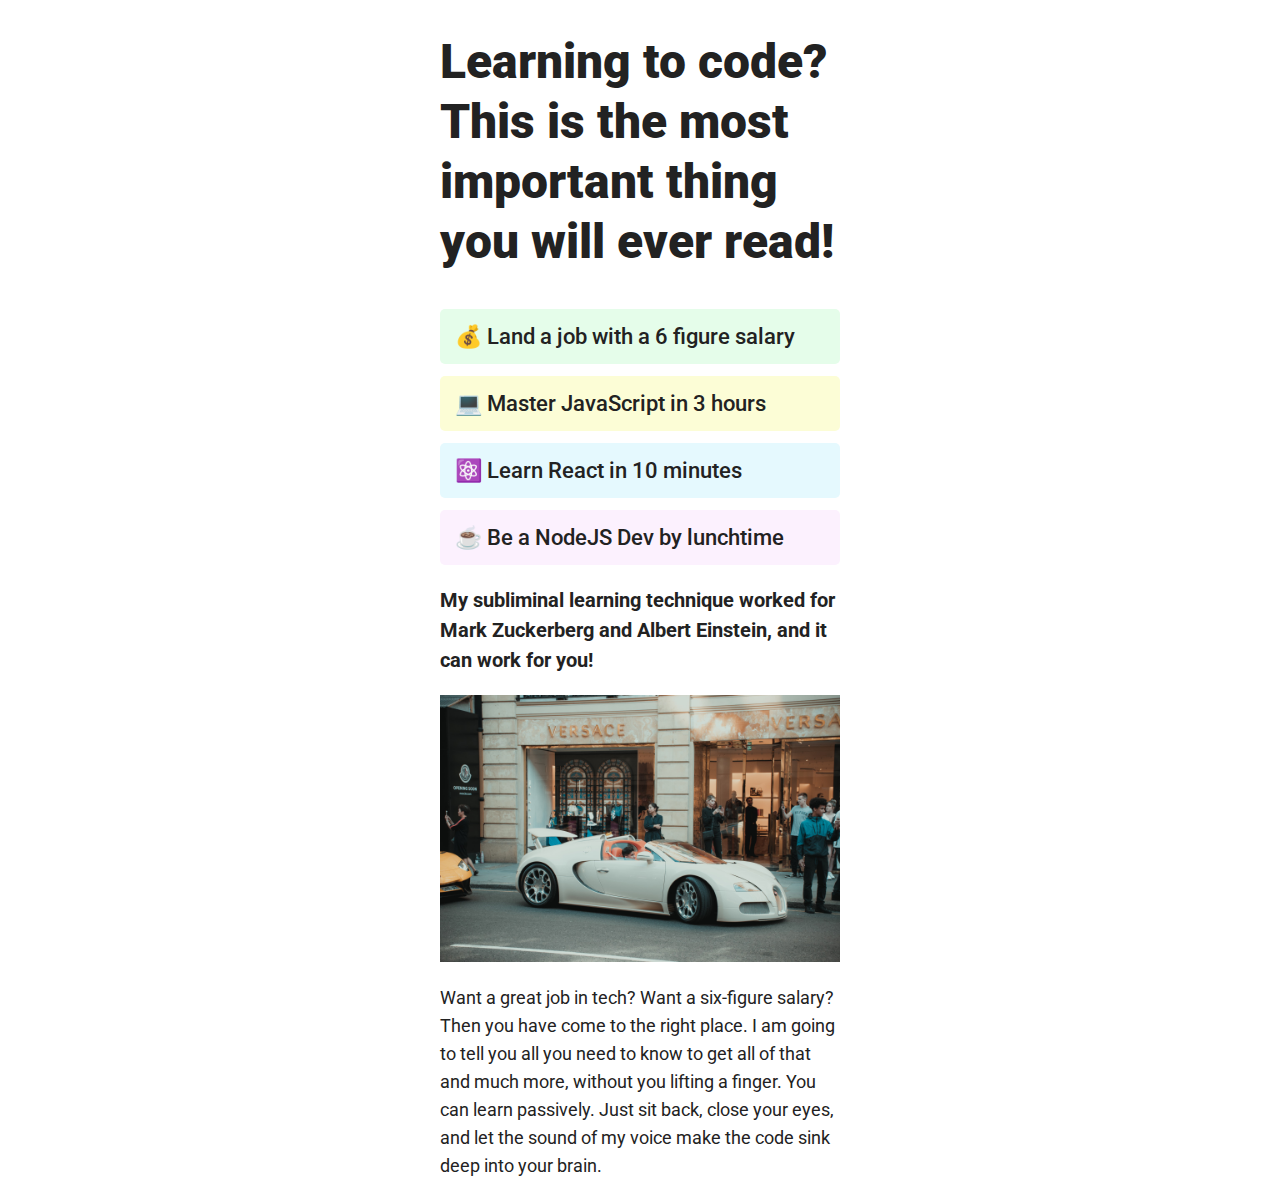
<file: index.html>
<!DOCTYPE html>
<html>

	<head>
		<link rel="stylesheet" href="index.css">
		<link href="https://fonts.googleapis.com/css2?family=Roboto:wght@400;500;700;900&display=swap" rel="stylesheet">
	</head>

	<body>
		<main>
			<section class="section-container">
				<h1>Learning to code? This is the most important thing you will ever read!</h1>

				<ul>
					<li class="li-green">💰 Land a job with a 6 figure salary</li>
					<li class="li-yellow">💻 Master JavaScript in 3 hours</li>
					<li class="li-blue">⚛️ Learn React in 10 minutes</li>
					<li class="li-pink">☕ Be a NodeJS Dev by lunchtime</li>
				</ul>

				<h3>My subliminal learning technique worked for Mark Zuckerberg and Albert Einstein, and it can work for you!</h3>
				<img src="images/bugatti.jpg">
				<p>Want a great job in tech? Want a six-figure salary? Then you have come to the right place. I am going to tell you all you need to know to get all of that and much more, without you lifting a finger. You can learn passively. Just sit back, close your eyes, and let the sound of my voice make the code sink deep into your brain. </p>
			</section>
		</main>
		<div class="modal" id="modal">
			<div class="close-modal-btn-container">
				<button class="modal-close-btn" id="modal-close-btn" disabled>X</button>
			</div>
			<div class="modal-inner" id="modal-inner">
				<h2>We ❤️ Your Data!</h2>
				<p class="modal-text" id="modal-text">We have a strict policy on tracking and spamming: we'll definitely track you, and we'll definitely spam you. To use this site, enter your name and email address and accept our ridiculous terms and conditions.</p>				
				<form id="login-form">
					<input type="text" name="fullName" placeholder="Enter your full name" required>
					<input type="email" name="email" placeholder="Enter your email" required>
					<div class="modal-choice-btns" id="modal-choice-btns">
						<button type="submit" class="modal-btn">Accept</button>
						<button class="modal-btn" id="decline-btn">Decline</button>
					</div>
				</form>
			
			</div>
		</div>
		<script src="index.js"></script>
	</body>

</html>
</file>
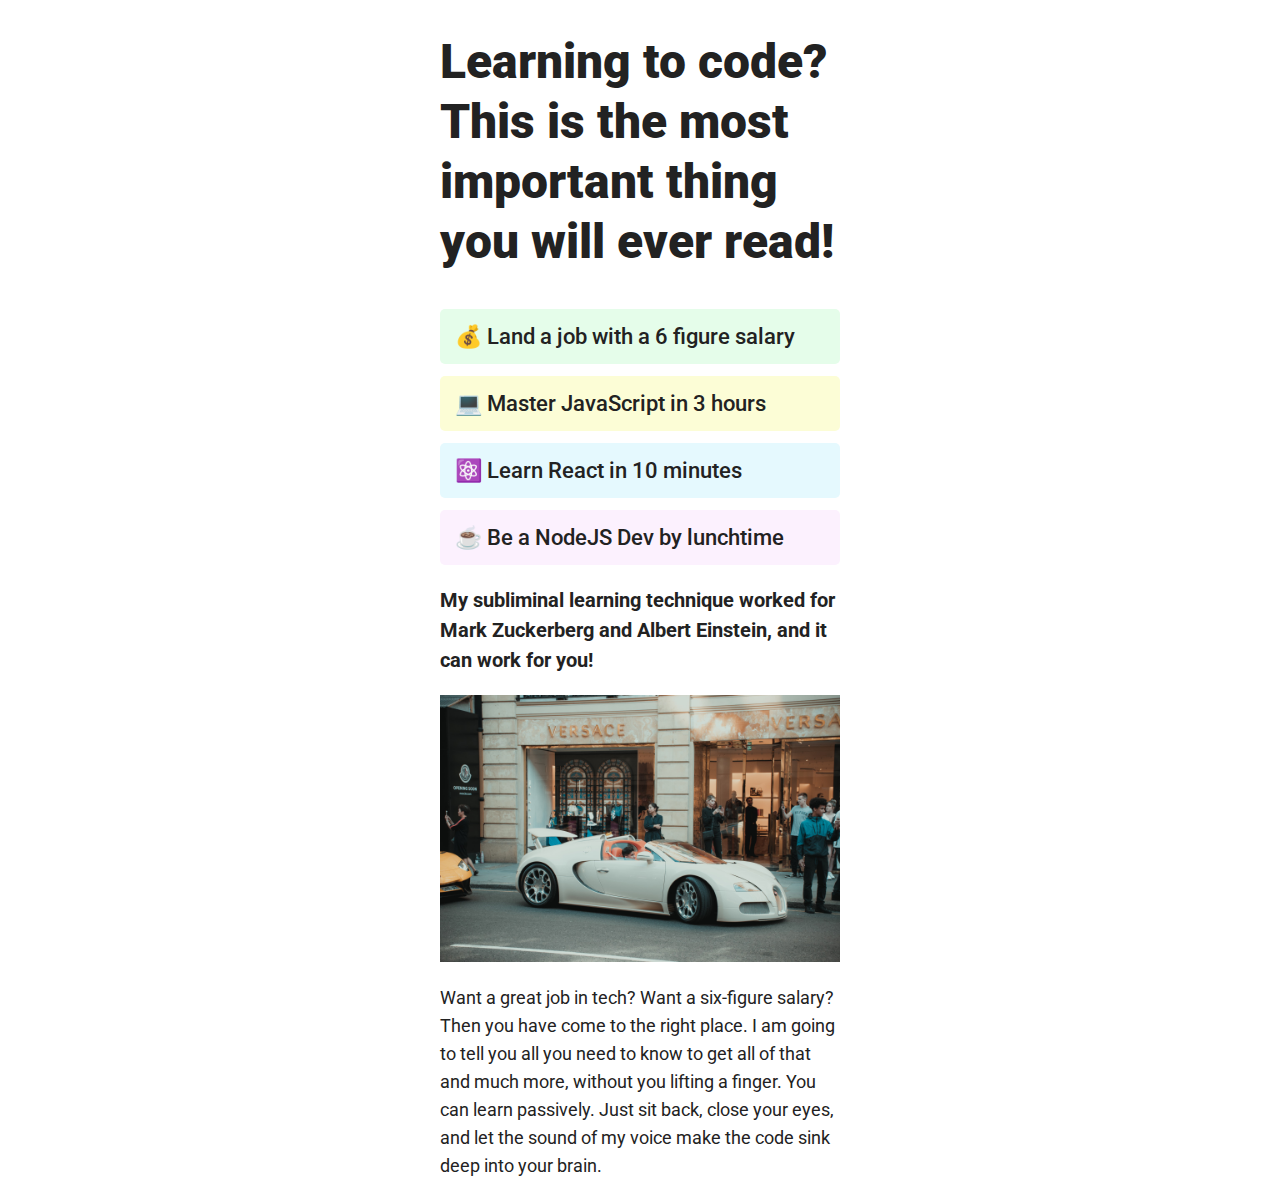
<file: index_cookie.html>
<!DOCTYPE html>
<html>

	<head>
		<link rel="stylesheet" href="index.css">
		<link href="https://fonts.googleapis.com/css2?family=Roboto:wght@400;500;700;900&display=swap" rel="stylesheet">
	</head>

	<body>
		<main>
			<section class="section-container">
				<h1>Learning to code? This is the most important thing you will ever read!</h1>

				<ul>
					<li class="li-green">💰 Land a job with a 6 figure salary</li>
					<li class="li-yellow">💻 Master JavaScript in 3 hours</li>
					<li class="li-blue">⚛️ Learn React in 10 minutes</li>
					<li class="li-pink">☕ Be a NodeJS Dev by lunchtime</li>
				</ul>

				<h3>My subliminal learning technique worked for Mark Zuckerberg and Albert Einstein, and it can work for you!</h3>
				<img src="images/bugatti.jpg">
				<p>Want a great job in tech? Want a six-figure salary? Then you have come to the right place. I am going to tell you all you need to know to get all of that and much more, without you lifting a finger. You can learn passively. Just sit back, close your eyes, and let the sound of my voice make the code sink deep into your brain. </p>
			</section>
		</main>
		<div class="modal" id="modal">
			<div class="close-modal-btn-container">
				<button class="modal-close-btn" id="modal-close-btn" disabled>X</button>
			</div>
			<div class="modal-inner" id="modal-inner">
				<h2>We ❤️ Your Data!</h2>
				<p class="modal-text" id="modal-text">We have a strict policy on tracking and spamming: we'll definitely track you, and we'll definitely spam you. To use this site, enter your name and email address and accept our ridiculous terms and conditions.</p>				
				<form id="login-form">
					<input type="text" name="fullName" placeholder="Enter your full name" required>
					<input type="email" name="email" placeholder="Enter your email" required>
					<div class="modal-choice-btns" id="modal-choice-btns">
						<button type="submit" class="modal-btn">Accept</button>
						<button class="modal-btn" id="decline-btn">Decline</button>
					</div>
				</form>
			
			</div>
		</div>
		<script src="index.js"></script>
	</body>

</html>
</file>
<file: index.css>
*{
    box-sizing: border-box;
}

html, body {
    margin: 0;
    padding: 0;
    font-family: 'Roboto';
    color: #222;
}

/* typography */

h1{
    font-size: 48px;
    line-height: 60px;
    font-weight: 900;
}

h2{
    margin-top: 0;
}

h3{
    font-size: 20px;
    font-weight: 700; 
    line-height: 30px;
}

p{
    font-size: 18px;
    line-height: 28px;

}

ul{
    list-style: none;
    padding: 5px 0 0 0;
}

li{
    padding: 15px;
    border-radius: 5px;
    margin-bottom: 12px;
    font-weight: 500;
    font-size: 22px;
}

.li-green{background-color:#E5FDEA}
.li-yellow{background-color:#FCFDD6}
.li-blue{background-color:#E5F9FE}
.li-pink{background-color:#FCF1FE}

/* layout */

img{
    width: 100%;
}

main{
    width: 400px;
    margin: 0 auto;
}

/* modal */
  
.modal {
    
/*
Challenge:
1. Make the modal sit on top of the other content. 
2. Make sure it is centrally aligned both horizontally
   and vertically (just like in the slide).
3. When it's positioned correctly, set its display 
   property to 'none'.
*/
 
    position: fixed;
    display: none;
    margin: auto;
    top: 0;
    bottom: 0;
    left: 0;
    right: 0;
    height: 420px;
    width: 350px;
    border-radius: 5px;
    box-shadow: 0px 0px 6px 2px #666;
    background-color: #212529;
    color: whitesmoke;
}

.modal-inner{
    width: 290px;
    margin: 0 auto;
}

.modal-inner-loading{
    text-align: center;
}

/* modal buttons */

.close-modal-btn-container{
    text-align: right;
    margin: 9px;
}

.modal-close-btn {
  font-size: 22px;
  font-weight: bold;
  background-color: transparent;
  border: 1px solid transparent;
  color: whitesmoke;
}

.modal-close-btn:hover,
.modal-close-btn:active{
    color: red;
    cursor: pointer;
}

.modal-close-btn:disabled{
    color: whitesmoke;
    opacity: 0.2;
    cursor: not-allowed;
}

.modal-choice-btns{
    margin-top: 10px;
    padding: 8px 16px;
    display: flex;
    justify-content: center;
}

.reverse{
    flex-direction: row-reverse;
}

.modal-btn{
    padding: 10px 24px;
    cursor: pointer;
}

/* modal input */

input{
    margin-top: 10px; 
    border: 1px solid #212529;
    padding: 10px;
    width: 100%;
    border-radius: 3px;
}

/* modal after submit */

.loading{
    width: 100%; 
    margin-top: 10px;
}

.modal-display-name{
    color: fuchsia;
}

.modal-text{
    height: 140px;
    line-height: 23px;
    margin-bottom: 0;
}
</file>
